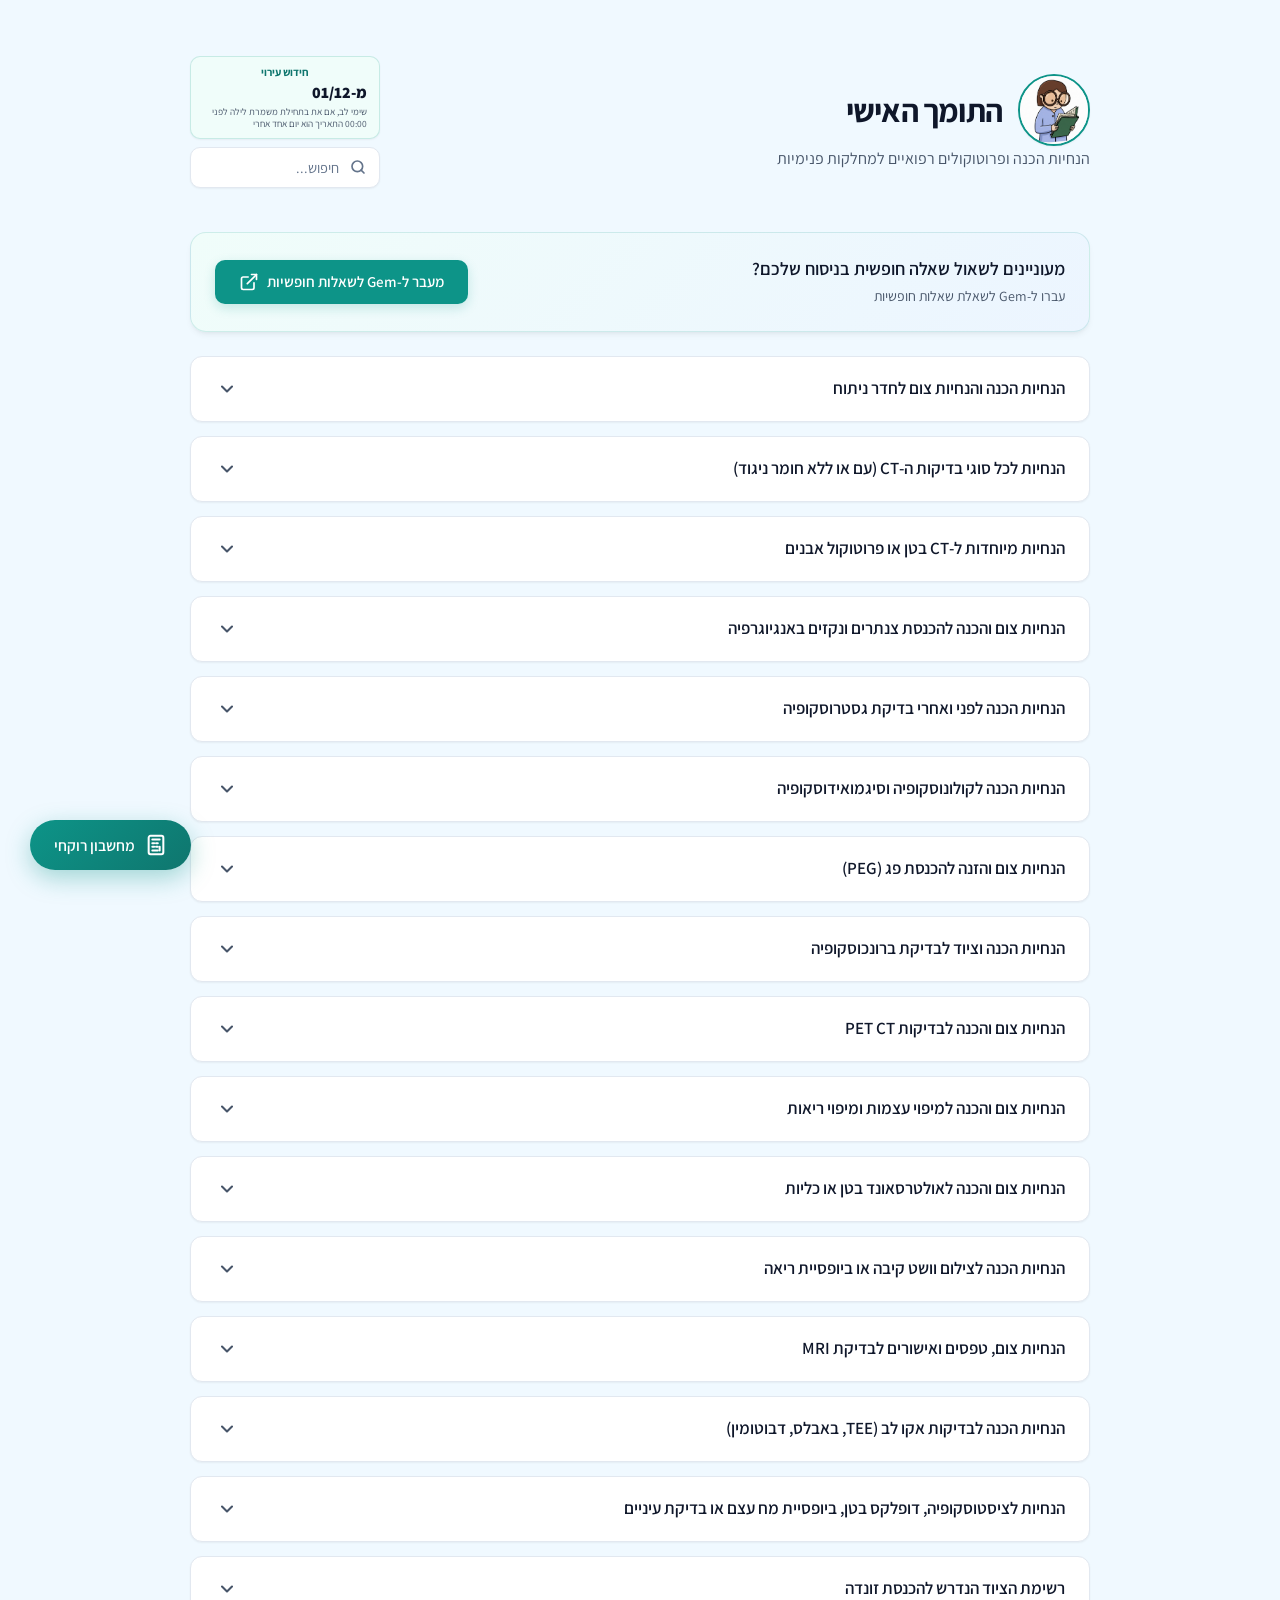
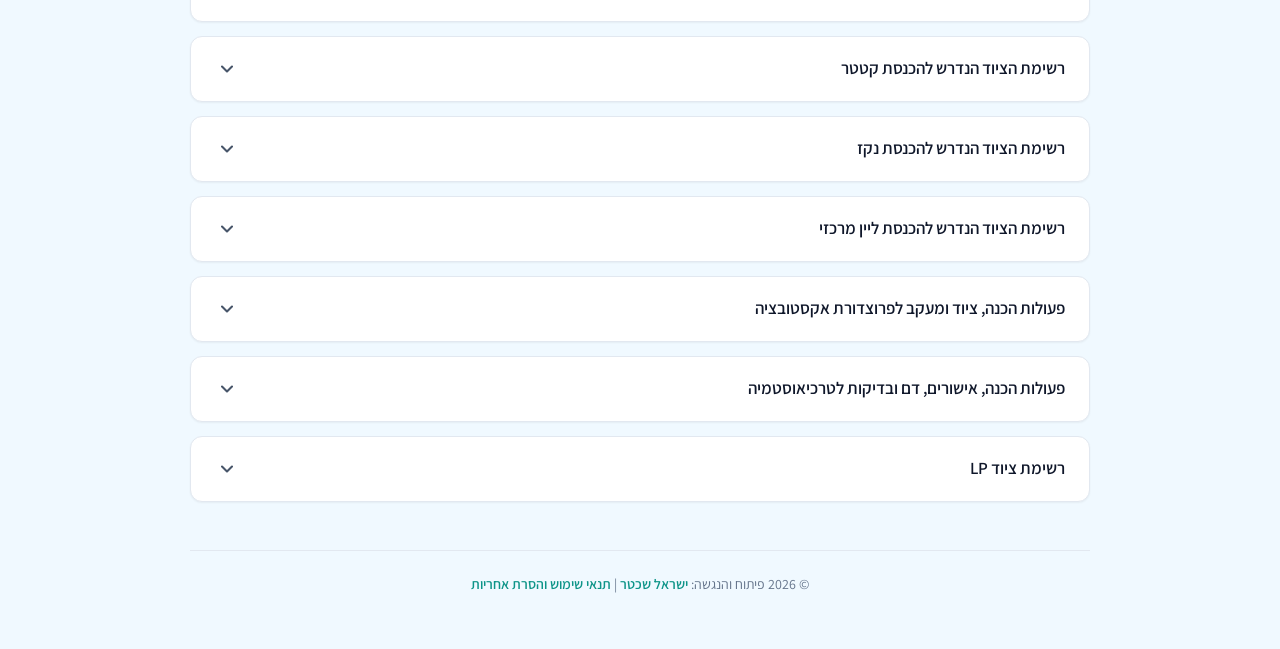
<file: index.html>
<!DOCTYPE html>
<html lang="he" dir="rtl">
<head>
    <meta charset="UTF-8">
    <meta name="viewport" content="width=device-width, initial-scale=1.0">
    <title>התומך האישי - פרוטוקולים והנחיות</title>
    <!-- Assistant Font from Google Fonts for premium look -->
    <link rel="preconnect" href="https://fonts.googleapis.com">
    <link rel="preconnect" href="https://fonts.gstatic.com" crossorigin>
    <link href="https://fonts.googleapis.com/css2?family=Assistant:wght@300;400;500;600;700&display=swap" rel="stylesheet">
    <link rel="stylesheet" href="styles.css">
</head>
<body>
    <div class="dashboard-container">
        <!-- Medical Header -->
        <header class="dashboard-header">
            <div class="header-content">
                <div class="header-main-row">
                    <div class="header-brand-wrapper">
                        <div class="header-logo-wrapper">
                            <img src="מתכתב.jpg" alt="לוגו התומך האישי" class="header-logo-img">
                            <h1 class="dashboard-title">התומך האישי</h1>
                        </div>
                        <p class="dashboard-subtitle">הנחיות הכנה ופרוטוקולים רפואיים למחלקות פנימיות</p>
                    </div>
                    <!-- Search Bar -->
                    <div class="search-bar-container">
                        <!-- IV Renewal Card -->
                        <div class="iv-renewal-card">
                            <div class="iv-renewal-title">חידוש עירוי</div>
                            <div class="iv-renewal-date" id="ivRenewalDate">מ-...</div>
                            <div class="iv-renewal-note">שימי לב, אם את בתחילת משמרת לילה לפני 00:00 התאריך הוא יום אחד אחרי</div>
                        </div>
                        <div class="search-input-wrapper">
                            <input type="text" id="keywordSearch" class="search-input" placeholder="חיפוש...">
                            <div class="search-icon-wrapper">
                                <svg viewBox="0 0 24 24" width="20" height="20" fill="none" stroke="currentColor" stroke-width="2.5" stroke-linecap="round" stroke-linejoin="round" class="search-icon"><circle cx="11" cy="11" r="8"></circle><line x1="21" y1="21" x2="16.65" y2="16.65"></line></svg>
                            </div>
                        </div>
                    </div>
                </div>
            </div>
        </header>

        <!-- Top Action Card for Gemini -->
        <div class="action-banner">
            <div class="banner-body">
                <div class="banner-text">
                    <h2 class="banner-title">מעוניינים לשאול שאלה חופשית בניסוח שלכם?</h2>
                    <p class="banner-desc">עברו ל-Gem לשאלת שאלות חופשיות</p>
                </div>
                <a id="geminiLinkButton" href="https://gemini.google.com/gem/1GKeoRjd4wUCTeysYQqoPiFw6kKjxZC3T?usp=sharing" target="_blank" class="banner-button">
                    מעבר ל-Gem לשאלות חופשיות
                    <svg viewBox="0 0 24 24" width="20" height="20" fill="none" stroke="currentColor" stroke-width="2" stroke-linecap="round" stroke-linejoin="round" class="button-icon"><path d="M18 13v6a2 2 0 0 1-2 2H5a2 2 0 0 1-2-2V8a2 2 0 0 1 2-2h6"></path><polyline points="15 3 21 3 21 9"></polyline><line x1="10" y1="14" x2="21" y2="3"></line></svg>
                </a>
            </div>
        </div>

        <!-- Main Protocols List -->
        <main class="protocols-list" id="protocolsContainer">
            <!-- JavaScript will render the cards here -->
        </main>

        <!-- Footer -->
        <footer class="dashboard-footer">
            <p>© 2026 פיתוח והנגשה: <a href="#" id="contactLink" class="footer-link">ישראל שכטר</a> | <a href="#" id="termsLink" class="footer-link">תנאי שימוש והסרת אחריות</a></p>
        </footer>
    </div>

    <!-- Modal Backdrop Overlay -->
    <div class="modal-overlay" id="modalOverlay"></div>

    <!-- Contact Modal (ישראל שכטר) -->
    <div class="modal-card" id="contactModal">
        <div class="modal-header">
            <h2 class="modal-title">פרטי יצירת קשר</h2>
            <button class="modal-close-btn" id="closeContactBtn">&times;</button>
        </div>
        <div class="modal-body">
            <div class="contact-methods">
                <a href="tel:0527670137" class="contact-item">
                    <svg viewBox="0 0 24 24" width="24" height="24" fill="none" stroke="currentColor" stroke-width="2" stroke-linecap="round" stroke-linejoin="round" class="contact-icon"><path d="M22 16.92v3a2 2 0 0 1-2.18 2 19.79 19.79 0 0 1-8.63-3.07 19.5 19.5 0 0 1-6-6 19.79 19.79 0 0 1-3.07-8.67A2 2 0 0 1 4.11 2h3a2 2 0 0 1 2 1.72 12.84 12.84 0 0 0 .7 2.81 2 2 0 0 1-.45 2.11L8.09 9.91a16 16 0 0 0 6 6l1.27-1.27a2 2 0 0 1 2.11-.45 12.84 12.84 0 0 0 2.81.7A2 2 0 0 1 22 16.92z"></path></svg>
                    <span class="contact-value">052-7670137</span>
                </a>
                <a href="https://wa.me/972527670137" target="_blank" class="contact-item">
                    <svg viewBox="0 0 24 24" width="24" height="24" fill="none" stroke="currentColor" stroke-width="2" stroke-linecap="round" stroke-linejoin="round" class="contact-icon"><path d="M21 11.5a8.38 8.38 0 0 1-.9 3.8 8.5 8.5 0 0 1-7.6 4.7 8.38 8.38 0 0 1-3.8-.9L3 21l1.9-5.7a8.38 8.38 0 0 1-.9-3.8 8.5 8.5 0 0 1 4.7-7.6 8.38 8.38 0 0 1 3.8-.9h.5a8.48 8.48 0 0 1 8 8v.5z"></path></svg>
                    <span class="contact-value">וואטסאפ (972527670137+)</span>
                </a>
                <a href="mailto:ym123s1@gmail.com" class="contact-item">
                    <svg viewBox="0 0 24 24" width="24" height="24" fill="none" stroke="currentColor" stroke-width="2" stroke-linecap="round" stroke-linejoin="round" class="contact-icon"><path d="M4 4h16c1.1 0 2 .9 2 2v12c0 1.1-.9 2-2 2H4c-1.1 0-2-.9-2-2V6c0-1.1.9-2 2-2z"></path><polyline points="22,6 12,13 2,6"></polyline></svg>
                    <span class="contact-value">ym123s1@gmail.com</span>
                </a>
            </div>
        </div>
    </div>

    <!-- Terms Modal (תנאי שימוש והסרת אחריות) -->
    <div class="modal-card" id="termsModal">
        <div class="modal-header">
            <h2 class="modal-title">תנאי שימוש והסרת אחריות</h2>
            <button class="modal-close-btn" id="closeTermsBtn">&times;</button>
        </div>
        <div class="modal-body terms-body">
            <div class="terms-section">
                <h3 class="terms-section-title">בעלות על המידע</h3>
                <p>הפרוטוקולים והנהלים הרפואיים המוצגים בפלטפורמה זו שייכים במלואם למחלקה / למרכז הרפואי, ומוצגים כאן לצורך הנגשה פנימית בלבד.</p>
            </div>
            <div class="terms-section">
                <h3 class="terms-section-title">קניין רוחני</h3>
                <p>העיצוב, הקוד, ממשק המשתמש ואופן הנגשת המידע בדף זה הינם פיתוח עצמאי ומקורי, ואין להעתיק או לשכפל אותם ללא אישור בכתב מהמפתח.</p>
            </div>
            <div class="terms-section">
                <h3 class="terms-section-title">הסרת אחריות</h3>
                <p>הפלטפורמה נועדה לסייע בניווט ובהנגשת המידע בלבד. האחריות על יישום הפרוטוקולים, נכונותם הרפואית ועדכונם חלה על המשתמש ועל הגורמים המוסמכים במחלקה בלבד. המפתח אינו נושא באחריות לכל החלטה או פעולה רפואית המתבצעת על בסיס המידע המוצג.</p>
            </div>
        </div>
    </div>

    <!-- Floating Action Button for Calculator -->
    <button class="calculator-fab" id="calculatorFab" title="מחשבון רוקחי">
        <svg viewBox="0 0 24 24" width="22" height="22" fill="none" stroke="currentColor" stroke-width="2.2" stroke-linecap="round" stroke-linejoin="round" class="fab-icon">
            <rect x="4" y="2" width="16" height="20" rx="2" ry="2"></rect>
            <line x1="8" y1="6" x2="16" y2="6"></line>
            <line x1="16" y1="14" x2="16" y2="18"></line>
            <line x1="8" y1="10" x2="10" y2="10"></line>
            <line x1="12" y1="10" x2="14" y2="10"></line>
            <line x1="8" y1="14" x2="10" y2="14"></line>
            <line x1="12" y1="14" x2="14" y2="14"></line>
            <line x1="8" y1="18" x2="14" y2="18"></line>
        </svg>
        <span>מחשבון רוקחי</span>
    </button>

    <!-- Calculator Modal -->
    <div class="modal-card calculator-modal" id="calculatorModal">
        <div class="modal-header">
            <h2 class="modal-title">מחשבון רוקחי</h2>
            <button class="modal-close-btn" id="closeCalcBtn">&times;</button>
        </div>
        
        <!-- Tab Controllers -->
        <div class="calc-tabs">
            <button class="calc-tab active" data-tab="doseTab">מינון רצוי</button>
            <button class="calc-tab" data-tab="dilutionTab">ריכוז ודילול</button>
        </div>
        
        <div class="modal-body calc-body">
            
            <!-- Tab 1: Desired Dose Calculator -->
            <div class="calc-tab-content active" id="doseTab">
                <p class="calc-description">חישוב נפח הזרקה/מתן (במ"ל) מתוך המינון ונפח האמפולה הקיימים במלאי:</p>
                <div class="calc-grid">
                    <div class="input-group full-width">
                        <label for="calcDesiredDose">מינון מבוקש למטופל (Desired Dose):</label>
                        <div class="input-with-select">
                            <input type="number" id="calcDesiredDose" class="calc-input" placeholder="לדוגמה: 75" min="0" step="any">
                            <select id="calcDesiredDoseUnit" class="calc-select-inline">
                                <option value="g">גרם (g)</option>
                                <option value="mg" selected>מ"ג (mg)</option>
                                <option value="mcg">מק"ג (mcg)</option>
                                <option value="ng">ננוגרם (ng)</option>
                            </select>
                        </div>
                    </div>
                    <div class="input-group">
                        <label for="calcStockDose">כמות באמפולה/בקבוקון (Stock Dose):</label>
                        <div class="input-with-select">
                            <input type="number" id="calcStockDose" class="calc-input" placeholder="לדוגמה: 100" min="0" step="any">
                            <select id="calcStockDoseUnit" class="calc-select-inline">
                                <option value="g">גרם (g)</option>
                                <option value="mg" selected>מ"ג (mg)</option>
                                <option value="mcg">מק"ג (mcg)</option>
                                <option value="ng">ננוגרם (ng)</option>
                            </select>
                        </div>
                    </div>
                    <div class="input-group">
                        <label for="calcStockVolume">נפח האמפולה במ"ל (Stock Volume):</label>
                        <input type="number" id="calcStockVolume" class="calc-input" placeholder="לדוגמה: 2" min="0" step="any">
                    </div>
                </div>
                
                <div class="calc-result-box">
                    <div class="calc-result-title">נפח למתן:</div>
                    <div class="calc-result-value" id="doseResult">--</div>
                    <div class="calc-result-unit">מ"ל (mL)</div>
                </div>
            </div>
            
            <!-- Tab 3: Concentration & Dilution Calculator -->
            <div class="calc-tab-content" id="dilutionTab">
                <p class="calc-description">חישוב ריכוז או דילול תמיסה (מציין כמה נוזל להוסיף ומה הנפח הסופי):</p>
                <div class="calc-grid">
                    <div class="input-group">
                        <label for="calcOrigConc">ריכוז מקורי (% או מ"ג/מ"ל):</label>
                        <input type="number" id="calcOrigConc" class="calc-input" placeholder="לדוגמה: 0.9" min="0" step="any">
                    </div>
                    <div class="input-group">
                        <label for="calcOrigVol">נפח מקורי במ"ל (mL):</label>
                        <input type="number" id="calcOrigVol" class="calc-input" placeholder="לדוגמה: 100" min="0" step="any">
                    </div>
                    <div class="input-group">
                        <label for="calcTargetConc">ריכוז יעד רצוי (% או מ"ג/מ"ל):</label>
                        <input type="number" id="calcTargetConc" class="calc-input" placeholder="לדוגמה: 3" min="0" step="any">
                    </div>
                    <div class="input-group">
                        <label for="calcAddedConc">ריכוז הנוזל להוספה (% או מ"ג/מ"ל):</label>
                        <input type="number" id="calcAddedConc" class="calc-input" placeholder="לדוגמה: 23.4 (או 0 למים/סליין)" min="0" step="any">
                    </div>
                </div>
                
                <div class="calc-result-box double-result">
                    <div class="result-col">
                        <div class="calc-result-title">נפח סופי כולל:</div>
                        <div class="calc-result-value" id="dilutionFinalVol">--</div>
                        <div class="calc-result-unit">מ"ל (mL)</div>
                    </div>
                    <div class="result-divider"></div>
                    <div class="result-col">
                        <div class="calc-result-title" id="dilutionAddedVolTitle">נפח להוספה:</div>
                        <div class="calc-result-value highlight" id="dilutionAddedVol">--</div>
                        <div class="calc-result-unit">מ"ל (mL)</div>
                    </div>
                </div>
            </div>
            
        </div>
    </div>

    <script src="app.js"></script>
</body>
</html>
</file>
<file: styles.css>
/* Reset and Base Styles */
* {
    margin: 0;
    padding: 0;
    box-sizing: border-box;
    font-family: 'Assistant', 'Segoe UI', Tahoma, Geneva, Verdana, sans-serif;
}

:root {
    --bg-main: #f0f9ff; /* Soft light blue */
    --bg-card: #ffffff; /* White cards */
    --text-primary: #0f172a; /* Slate 900 */
    --text-secondary: #475569; /* Slate 600 */
    --text-muted: #64748b; /* Slate 500 */
    --accent-teal: #0d9488; /* Premium Teal 600 */
    --accent-teal-hover: #0f766e; /* Teal 700 */
    --accent-teal-light: #f0fdfa; /* Teal 50 */
    --border-color: #e2e8f0; /* Slate 200 */
    --border-focus: #94a3b8; /* Slate 400 */
    --shadow-sm: 0 1px 2px 0 rgba(0, 0, 0, 0.05);
    --shadow-md: 0 4px 6px -1px rgba(0, 0, 0, 0.05), 0 2px 4px -2px rgba(0, 0, 0, 0.05);
    --shadow-lg: 0 10px 15px -3px rgba(0, 0, 0, 0.08), 0 4px 6px -4px rgba(0, 0, 0, 0.08);
    --transition-fast: 0.2s cubic-bezier(0.4, 0, 0.2, 1);
    --transition-normal: 0.3s cubic-bezier(0.4, 0, 0.2, 1);
}

body {
    background-color: var(--bg-main);
    color: var(--text-primary);
    min-height: 100vh;
    width: 100%;
    padding: 40px 20px;
    direction: rtl; /* RTL for Hebrew */
    display: flex;
    justify-content: center;
    align-items: flex-start;
}

/* Dashboard Container */
.dashboard-container {
    width: 100%;
    max-width: 900px;
    display: flex;
    flex-direction: column;
    gap: 24px;
}

/* Medical Header */
.dashboard-header {
    padding: 16px 0 8px 0;
}

.header-main-row {
    display: flex;
    justify-content: space-between;
    align-items: center;
    width: 100%;
    margin-bottom: 12px;
    gap: 20px;
}

.header-brand-wrapper {
    display: flex;
    flex-direction: column;
    align-items: flex-start;
    gap: 2px;
}

.header-logo-wrapper {
    display: flex;
    align-items: center;
    gap: 16px;
}

.header-logo-img {
    width: 72px;
    height: 72px;
    border-radius: 50%;
    object-fit: cover;
    border: 2.5px solid var(--accent-teal);
    box-shadow: var(--shadow-sm);
}

.dashboard-title {
    font-size: 32px;
    font-weight: 700;
    color: var(--text-primary);
    letter-spacing: -0.025em;
}

.dashboard-subtitle {
    font-size: 16px;
    color: var(--text-secondary);
    font-weight: 400;
    text-align: right;
    margin: 0;
    padding: 0;
}

/* Gemini Top Action Banner */
.action-banner {
    background: linear-gradient(135deg, #f0fdfa 0%, #ecf5ff 100%);
    border: 1px solid rgba(13, 148, 136, 0.15);
    border-radius: 16px;
    padding: 24px;
    box-shadow: var(--shadow-md);
    transition: transform var(--transition-normal), box-shadow var(--transition-normal);
}

.action-banner:hover {
    transform: translateY(-2px);
    box-shadow: var(--shadow-lg);
}

.banner-body {
    display: flex;
    justify-content: space-between;
    align-items: center;
    gap: 20px;
    flex-wrap: wrap;
}

.banner-text {
    flex: 1;
    min-width: 280px;
}

.banner-title {
    font-size: 18px;
    font-weight: 600;
    color: var(--text-primary);
    margin-bottom: 6px;
}

.banner-desc {
    font-size: 14px;
    color: var(--text-secondary);
    line-height: 1.5;
}

.banner-button {
    display: inline-flex;
    align-items: center;
    gap: 8px;
    background-color: var(--accent-teal);
    color: #ffffff;
    font-size: 15px;
    font-weight: 600;
    text-decoration: none;
    padding: 12px 24px;
    border-radius: 10px;
    box-shadow: 0 4px 12px rgba(13, 148, 136, 0.2);
    transition: background-color var(--transition-fast), transform var(--transition-fast), box-shadow var(--transition-fast);
    cursor: pointer;
}

.banner-button:hover {
    background-color: var(--accent-teal-hover);
    transform: translateY(-1px);
    box-shadow: 0 6px 16px rgba(13, 148, 136, 0.3);
}

.banner-button:active {
    transform: translateY(0);
}

.button-icon {
    flex-shrink: 0;
    transition: transform var(--transition-fast);
}

.banner-button:hover .button-icon {
    transform: translate(-2px, -2px); /* Move top-left due to RTL */
}

/* Protocols List Container */
.protocols-list {
    display: flex;
    flex-direction: column;
    gap: 14px;
}

/* Individual Protocol Card */
.protocol-card {
    background-color: var(--bg-card);
    border: 1px solid var(--border-color);
    border-radius: 12px;
    overflow: hidden;
    box-shadow: var(--shadow-sm);
    transition: transform var(--transition-fast), border-color var(--transition-fast), box-shadow var(--transition-fast);
}

.protocol-card:hover {
    border-color: rgba(13, 148, 136, 0.3);
    box-shadow: var(--shadow-md);
}

.protocol-card.expanded {
    border-color: rgba(13, 148, 136, 0.5);
    box-shadow: var(--shadow-md);
}

/* Card Accordion Trigger */
.protocol-trigger {
    width: 100%;
    background: none;
    border: none;
    outline: none;
    padding: 20px 24px;
    display: flex;
    justify-content: space-between;
    align-items: center;
    cursor: pointer;
    text-align: right;
    transition: background-color var(--transition-fast);
}

.protocol-trigger:hover {
    background-color: rgba(13, 148, 136, 0.02);
}

.protocol-question {
    font-size: 17px;
    font-weight: 600;
    color: var(--text-primary);
    line-height: 1.4;
}

.protocol-arrow {
    width: 24px;
    height: 24px;
    display: flex;
    align-items: center;
    justify-content: center;
    color: var(--text-secondary);
    transition: transform var(--transition-normal), color var(--transition-fast);
    flex-shrink: 0;
    margin-right: 12px;
}

.protocol-card.expanded .protocol-arrow {
    transform: rotate(180deg);
    color: var(--accent-teal);
}

/* Accordion Smooth Expansion Content Wrapper */
.protocol-content-wrapper {
    display: grid;
    grid-template-rows: 0fr;
    transition: grid-template-rows var(--transition-normal);
}

.protocol-card.expanded .protocol-content-wrapper {
    grid-template-rows: 1fr;
}

.protocol-content {
    overflow: hidden;
}

.protocol-content-inner {
    padding: 0 24px 24px 24px;
    border-top: 1px dashed var(--border-color);
    background-color: #fafbfc;
}

/* Plain Text Protocol Response Styles */
.protocol-response {
    padding-top: 16px;
    font-size: 15.5px;
    line-height: 1.65;
    color: var(--text-secondary);
    white-space: pre-wrap;
    direction: rtl;
    text-align: right;
    word-break: break-word;
}

/* Responsive adjustments moved to end of file to prevent overrides */

/* Header Search Bar Styles (Half-sized: max-width 190px) */
.search-bar-container {
    flex: 0 1 190px;
    display: flex;
    flex-direction: column;
    align-items: stretch;
    gap: 8px;
}

.iv-renewal-card {
    background-color: var(--accent-teal-light);
    border: 1px solid rgba(13, 148, 136, 0.18);
    border-radius: 10px;
    padding: 8px 12px;
    display: flex;
    flex-direction: column;
    gap: 2px;
    box-shadow: var(--shadow-sm);
    text-align: right;
}

.iv-renewal-title {
    font-size: 11px;
    font-weight: 700;
    color: var(--accent-teal-hover);
    text-align: center;
}

.iv-renewal-date {
    font-size: 16px;
    font-weight: 800;
    color: var(--text-primary);
    margin: 1px 0;
}

.iv-renewal-note {
    font-size: 9.5px;
    line-height: 1.25;
    color: var(--text-secondary);
}

.search-input-wrapper {
    position: relative;
    width: 100%;
    max-width: 190px;
    display: flex;
    align-items: center;
}

.search-input {
    width: 100%;
    padding: 10px 40px 10px 14px; /* More compact padding for smaller search box */
    font-size: 14.5px;
    border: 1px solid var(--border-color);
    border-radius: 10px;
    background-color: var(--bg-card);
    color: var(--text-primary);
    outline: none;
    box-shadow: var(--shadow-sm);
    transition: border-color var(--transition-fast), box-shadow var(--transition-fast);
}

.search-input:focus {
    border-color: var(--accent-teal);
    box-shadow: 0 0 0 3px rgba(13, 148, 136, 0.15);
}

.search-input::placeholder {
    color: var(--text-muted);
}

.search-icon-wrapper {
    position: absolute;
    right: 14px;
    display: flex;
    align-items: center;
    justify-content: center;
    color: var(--text-muted);
    pointer-events: none;
}

.search-icon {
    width: 16px;
    height: 16px;
}

/* Hidden Utility Class */
.hidden {
    display: none !important;
}

/* No Results Styling */
.no-results-card {
    background-color: var(--bg-card);
    border: 1px dashed var(--border-color);
    border-radius: 12px;
    padding: 40px 24px;
    text-align: center;
    color: var(--text-secondary);
    font-size: 16px;
}

/* Dashboard Footer Styles */
.dashboard-footer {
    text-align: center;
    padding: 24px 0 16px 0;
    margin-top: 24px;
    border-top: 1px solid var(--border-color);
    font-size: 14px;
    color: var(--text-muted);
}

.footer-link {
    color: var(--accent-teal);
    text-decoration: none;
    font-weight: 600;
    transition: color var(--transition-fast);
}

.footer-link:hover {
    color: var(--accent-teal-hover);
    text-decoration: underline;
}

/* Modals & Backdrop Styles */
.modal-overlay {
    position: fixed;
    top: 0;
    left: 0;
    right: 0;
    bottom: 0;
    background: rgba(15, 23, 42, 0.45);
    backdrop-filter: blur(4px);
    z-index: 999;
    opacity: 0;
    visibility: hidden;
    transition: opacity 0.3s ease, visibility 0.3s ease;
}

.modal-overlay.active {
    opacity: 1;
    visibility: visible;
}

.modal-card {
    position: fixed;
    top: 50%;
    left: 50%;
    transform: translate(-50%, -50%) scale(0.95);
    width: 90%;
    max-width: 500px;
    background: var(--bg-card);
    border: 1px solid var(--border-color);
    border-radius: 16px;
    box-shadow: var(--shadow-lg);
    z-index: 1000;
    opacity: 0;
    visibility: hidden;
    transition: transform 0.3s cubic-bezier(0.34, 1.56, 0.64, 1), opacity 0.3s ease, visibility 0.3s ease;
    padding: 24px;
    direction: rtl;
}

.modal-card.active {
    opacity: 1;
    visibility: visible;
    transform: translate(-50%, -50%) scale(1);
}

.modal-header {
    display: flex;
    justify-content: space-between;
    align-items: center;
    border-bottom: 1px solid var(--border-color);
    padding-bottom: 12px;
    margin-bottom: 16px;
}

.modal-title {
    font-size: 19px;
    font-weight: 700;
    color: var(--text-primary);
}

.modal-close-btn {
    background: none;
    border: none;
    font-size: 28px;
    color: var(--text-muted);
    cursor: pointer;
    line-height: 1;
    transition: color var(--transition-fast);
}

.modal-close-btn:hover {
    color: var(--text-primary);
}

/* Contact Modal Content */
.contact-methods {
    display: flex;
    flex-direction: column;
    gap: 12px;
}

.contact-item {
    display: flex;
    align-items: center;
    gap: 12px;
    padding: 14px 16px;
    background-color: var(--bg-main);
    border: 1px solid var(--border-color);
    border-radius: 12px;
    text-decoration: none;
    color: var(--text-primary);
    font-weight: 500;
    font-size: 15.5px;
    transition: transform var(--transition-fast), border-color var(--transition-fast), background-color var(--transition-fast);
}

.contact-item:hover {
    border-color: var(--accent-teal);
    background-color: var(--accent-teal-light);
    transform: translateY(-1px);
}

.contact-icon {
    color: var(--accent-teal);
    flex-shrink: 0;
}

.contact-value {
    direction: ltr;
    unicode-bidi: embed;
}

/* Disclaimer Modal Content */
.terms-body {
    max-height: 70vh;
    overflow-y: auto;
    padding-left: 4px;
}

.terms-section {
    margin-bottom: 16px;
}

.terms-section:last-child {
    margin-bottom: 0;
}

.terms-section-title {
    font-size: 16px;
    font-weight: 700;
    color: var(--text-primary);
    margin-bottom: 6px;
}

.terms-section p {
    font-size: 14px;
    line-height: 1.6;
    color: var(--text-secondary);
}

/* =========================================================
   Floating Action Button (FAB) for Calculator
   ========================================================= */
.calculator-fab {
    position: fixed;
    bottom: 30px;
    left: 30px;
    z-index: 99;
    display: flex;
    align-items: center;
    gap: 10px;
    background: linear-gradient(135deg, var(--accent-teal) 0%, var(--accent-teal-hover) 100%);
    color: #ffffff;
    border: none;
    border-radius: 50px;
    padding: 14px 24px;
    font-size: 15.5px;
    font-weight: 600;
    box-shadow: 0 8px 24px rgba(13, 148, 136, 0.35);
    cursor: pointer;
    transition: transform var(--transition-fast), box-shadow var(--transition-fast), background var(--transition-fast);
}

.calculator-fab:hover {
    transform: translateY(-3px);
    box-shadow: 0 12px 28px rgba(13, 148, 136, 0.45);
}

.calculator-fab:active {
    transform: translateY(-1px);
}

.fab-icon {
    flex-shrink: 0;
    transition: transform var(--transition-normal);
}

.calculator-fab:hover .fab-icon {
    transform: rotate(15deg);
}

/* =========================================================
   Calculator Modal Styles
   ========================================================= */
.calculator-modal {
    max-width: 550px;
    width: 95%;
    padding: 24px;
}

/* Tab Navigation inside Modal */
.calc-tabs {
    display: flex;
    border-bottom: 2px solid var(--border-color);
    margin-bottom: 20px;
    gap: 4px;
}

.calc-tab {
    flex: 1;
    background: none;
    border: none;
    outline: none;
    padding: 10px 0;
    font-size: 15px;
    font-weight: 600;
    color: var(--text-muted);
    cursor: pointer;
    position: relative;
    transition: color var(--transition-fast);
    text-align: center;
}

.calc-tab:hover {
    color: var(--text-primary);
}

.calc-tab.active {
    color: var(--accent-teal);
}

.calc-tab.active::after {
    content: '';
    position: absolute;
    bottom: -2px;
    left: 0;
    right: 0;
    height: 3px;
    background-color: var(--accent-teal);
    border-radius: 3px 3px 0 0;
}

/* Tab Contents */
.calc-tab-content {
    display: none;
}

.calc-tab-content.active {
    display: block;
    animation: fadeInTab 0.25s ease-out;
}

@keyframes fadeInTab {
    from {
        opacity: 0;
        transform: translateY(4px);
    }
    to {
        opacity: 1;
        transform: translateY(0);
    }
}

.calc-description {
    font-size: 14.5px;
    color: var(--text-secondary);
    margin-bottom: 18px;
    line-height: 1.5;
}

/* Grid for Inputs */
.calc-grid {
    display: grid;
    grid-template-columns: repeat(2, 1fr);
    gap: 16px;
    margin-bottom: 22px;
}

.input-group {
    display: flex;
    flex-direction: column;
    gap: 6px;
}

.input-group.full-width {
    grid-column: span 2;
}

.input-group label {
    font-size: 13.5px;
    font-weight: 600;
    color: var(--text-primary);
}

.calc-input, .calc-select {
    width: 100%;
    padding: 10px 14px;
    font-size: 14.5px;
    border: 1px solid var(--border-color);
    border-radius: 10px;
    background-color: var(--bg-card);
    color: var(--text-primary);
    outline: none;
    transition: border-color var(--transition-fast), box-shadow var(--transition-fast);
}

.calc-input:focus, .calc-select:focus {
    border-color: var(--accent-teal);
    box-shadow: 0 0 0 3px rgba(13, 148, 136, 0.12);
}

.calc-input::placeholder {
    color: var(--text-muted);
    opacity: 0.65;
}

.calc-select {
    cursor: pointer;
    appearance: none;
    background-image: url("data:image/svg+xml;charset=UTF-8,%3csvg xmlns='http://www.w3.org/2000/svg' viewBox='0 0 24 24' fill='none' stroke='%2364748b' stroke-width='2.5' stroke-linecap='round' stroke-linejoin='round'%3e%3cpolyline points='6 9 12 15 18 9'%3e%3c/polyline%3e%3c/svg%3e");
    background-repeat: no-repeat;
    background-position: left 12px center;
    background-size: 15px;
    padding-left: 36px; /* Space for the arrow on the left due to RTL */
}

.input-with-select {
    display: flex;
    gap: 8px;
    width: 100%;
}

.input-with-select .calc-input {
    flex: 1;
}

.input-with-select .calc-select-inline {
    flex: 0 0 110px;
    padding: 10px 14px;
    font-size: 14.5px;
    border: 1px solid var(--border-color);
    border-radius: 10px;
    background-color: var(--bg-card);
    color: var(--text-primary);
    outline: none;
    cursor: pointer;
    transition: border-color var(--transition-fast), box-shadow var(--transition-fast);
    
    appearance: none;
    background-image: url("data:image/svg+xml;charset=UTF-8,%3csvg xmlns='http://www.w3.org/2000/svg' viewBox='0 0 24 24' fill='none' stroke='%2364748b' stroke-width='2.5' stroke-linecap='round' stroke-linejoin='round'%3e%3cpolyline points='6 9 12 15 18 9'%3e%3c/polyline%3e%3c/svg%3e");
    background-repeat: no-repeat;
    background-position: left 12px center;
    background-size: 15px;
    padding-left: 36px;
}

.input-with-select .calc-select-inline:focus {
    border-color: var(--accent-teal);
    box-shadow: 0 0 0 3px rgba(13, 148, 136, 0.12);
}

/* Result Box Styling */
.calc-result-box {
    background-color: var(--accent-teal-light);
    border: 1.5px solid rgba(13, 148, 136, 0.2);
    border-radius: 14px;
    padding: 20px;
    display: flex;
    flex-direction: column;
    align-items: center;
    gap: 4px;
    box-shadow: var(--shadow-sm);
}

.calc-result-title {
    font-size: 13px;
    font-weight: 700;
    color: var(--accent-teal-hover);
    text-transform: uppercase;
    letter-spacing: 0.05em;
}

.calc-result-value {
    font-size: 34px;
    font-weight: 800;
    color: var(--text-primary);
    line-height: 1;
    margin: 4px 0;
}

.calc-result-unit {
    font-size: 13px;
    font-weight: 600;
    color: var(--text-secondary);
}

/* Double Result layout for Dilution */
.calc-result-box.double-result {
    flex-direction: row;
    justify-content: space-around;
    align-items: center;
    gap: 12px;
}

.result-col {
    flex: 1;
    display: flex;
    flex-direction: column;
    align-items: center;
    gap: 2px;
}

.result-divider {
    width: 1.5px;
    align-self: stretch;
    background-color: rgba(13, 148, 136, 0.15);
}

.calc-result-value.highlight {
    color: var(--accent-teal-hover);
}

/* PDF Attachment Download Buttons */
.pdf-buttons-container {
    display: flex;
    flex-wrap: wrap;
    gap: 10px;
    margin-top: 14px;
    direction: rtl;
}

.pdf-download-btn {
    display: inline-flex;
    align-items: center;
    gap: 8px;
    background-color: var(--accent-teal-light);
    border: 1px solid rgba(13, 148, 136, 0.25);
    border-radius: 10px;
    padding: 10px 16px;
    color: var(--accent-teal-hover);
    text-decoration: none;
    font-size: 14px;
    font-weight: 700;
    transition: transform var(--transition-fast), box-shadow var(--transition-fast), background-color var(--transition-fast);
    cursor: pointer;
}

.pdf-download-btn:hover {
    background-color: rgba(13, 148, 136, 0.15);
    transform: translateY(-1px);
    box-shadow: var(--shadow-sm);
}

.pdf-icon {
    color: #ef4444; /* Standard recognizable red for PDF file types */
    flex-shrink: 0;
}

/* =========================================================
   Responsive Adjustments (Media Queries at bottom to override base styles)
   ========================================================= */

@media (max-width: 768px) {
    .header-main-row {
        flex-direction: column;
        align-items: stretch;
        gap: 14px;
        margin-bottom: 12px;
    }
    .header-brand-wrapper {
        align-items: center;
    }
    .search-bar-container {
        flex: 1 1 100%;
        width: 100%;
        display: flex;
        flex-direction: row-reverse;
        align-items: center;
        gap: 8px;
    }
    .search-input-wrapper {
        flex: 1;
        max-width: none;
    }
    .iv-renewal-card {
        flex: 0 0 130px;
        padding: 8px 10px;
        display: flex;
        flex-direction: column;
        gap: 4px;
        text-align: right;
    }
    .iv-renewal-title {
        font-size: 10.5px;
        text-align: center;
    }
    .iv-renewal-date {
        font-size: 14px;
        text-align: right;
        margin: 1px 0;
    }
    .iv-renewal-note {
        font-size: 9px;
        line-height: 1.25;
        color: var(--text-secondary);
        text-align: right;
    }
    .dashboard-subtitle {
        text-align: center;
    }
    .dashboard-footer {
        padding-bottom: 80px;
    }
}

@media (max-width: 600px) {
    body {
        padding: 20px 12px;
    }
    .banner-body {
        flex-direction: column;
        align-items: stretch;
        text-align: center;
    }
    .banner-button {
        justify-content: center;
    }
    .protocol-trigger {
        padding: 16px;
    }
    .protocol-content-inner {
        padding: 0 16px 16px 16px;
    }
    .calculator-fab {
        bottom: 20px;
        left: 20px;
        padding: 12px 18px;
        font-size: 14.5px;
        gap: 8px;
    }
    .calc-grid {
        grid-template-columns: 1fr;
        gap: 12px;
    }
    .input-group.full-width {
        grid-column: span 1;
    }
    .calc-result-box.double-result {
        flex-direction: column;
        gap: 16px;
    }
    .result-divider {
        width: 100%;
        height: 1.5px;
        background-color: rgba(13, 148, 136, 0.15);
    }
    .pdf-download-btn {
        font-size: 12.5px;
        padding: 8px 12px;
        gap: 6px;
    }
}
</file>
